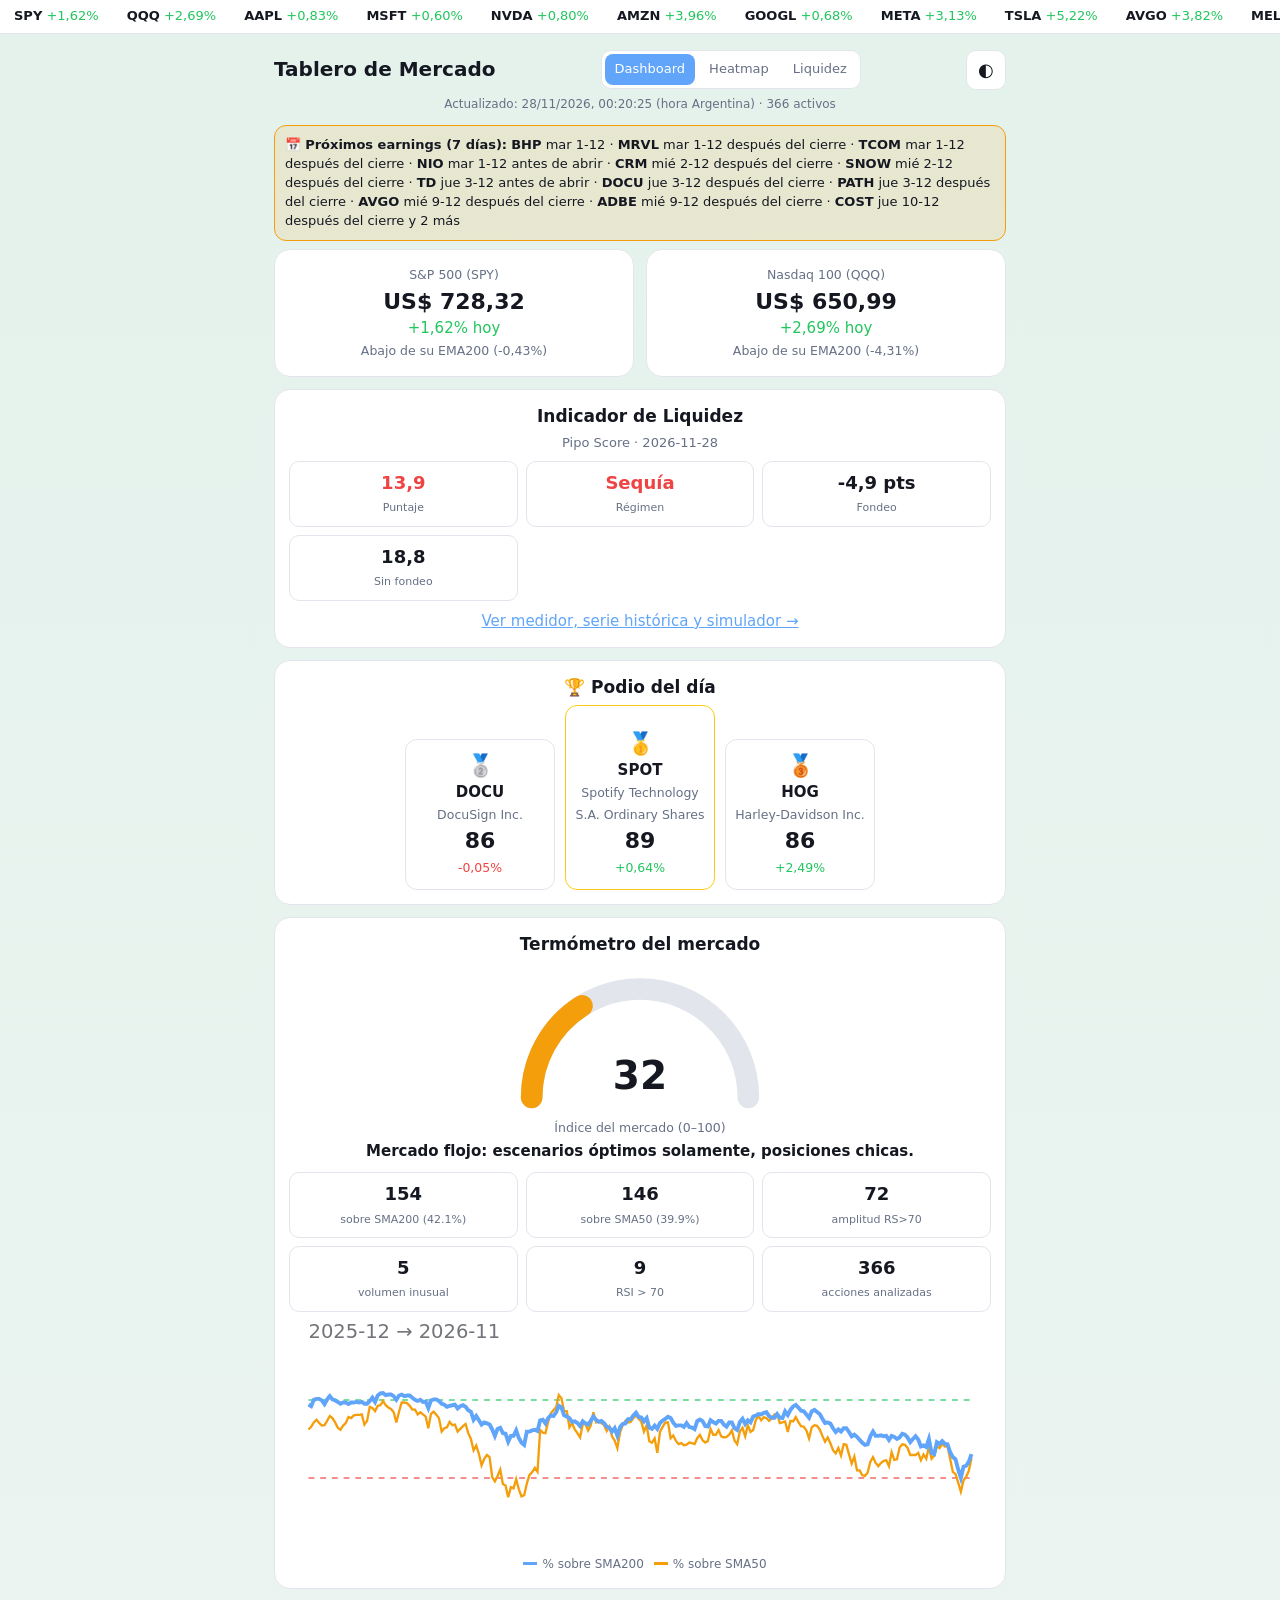
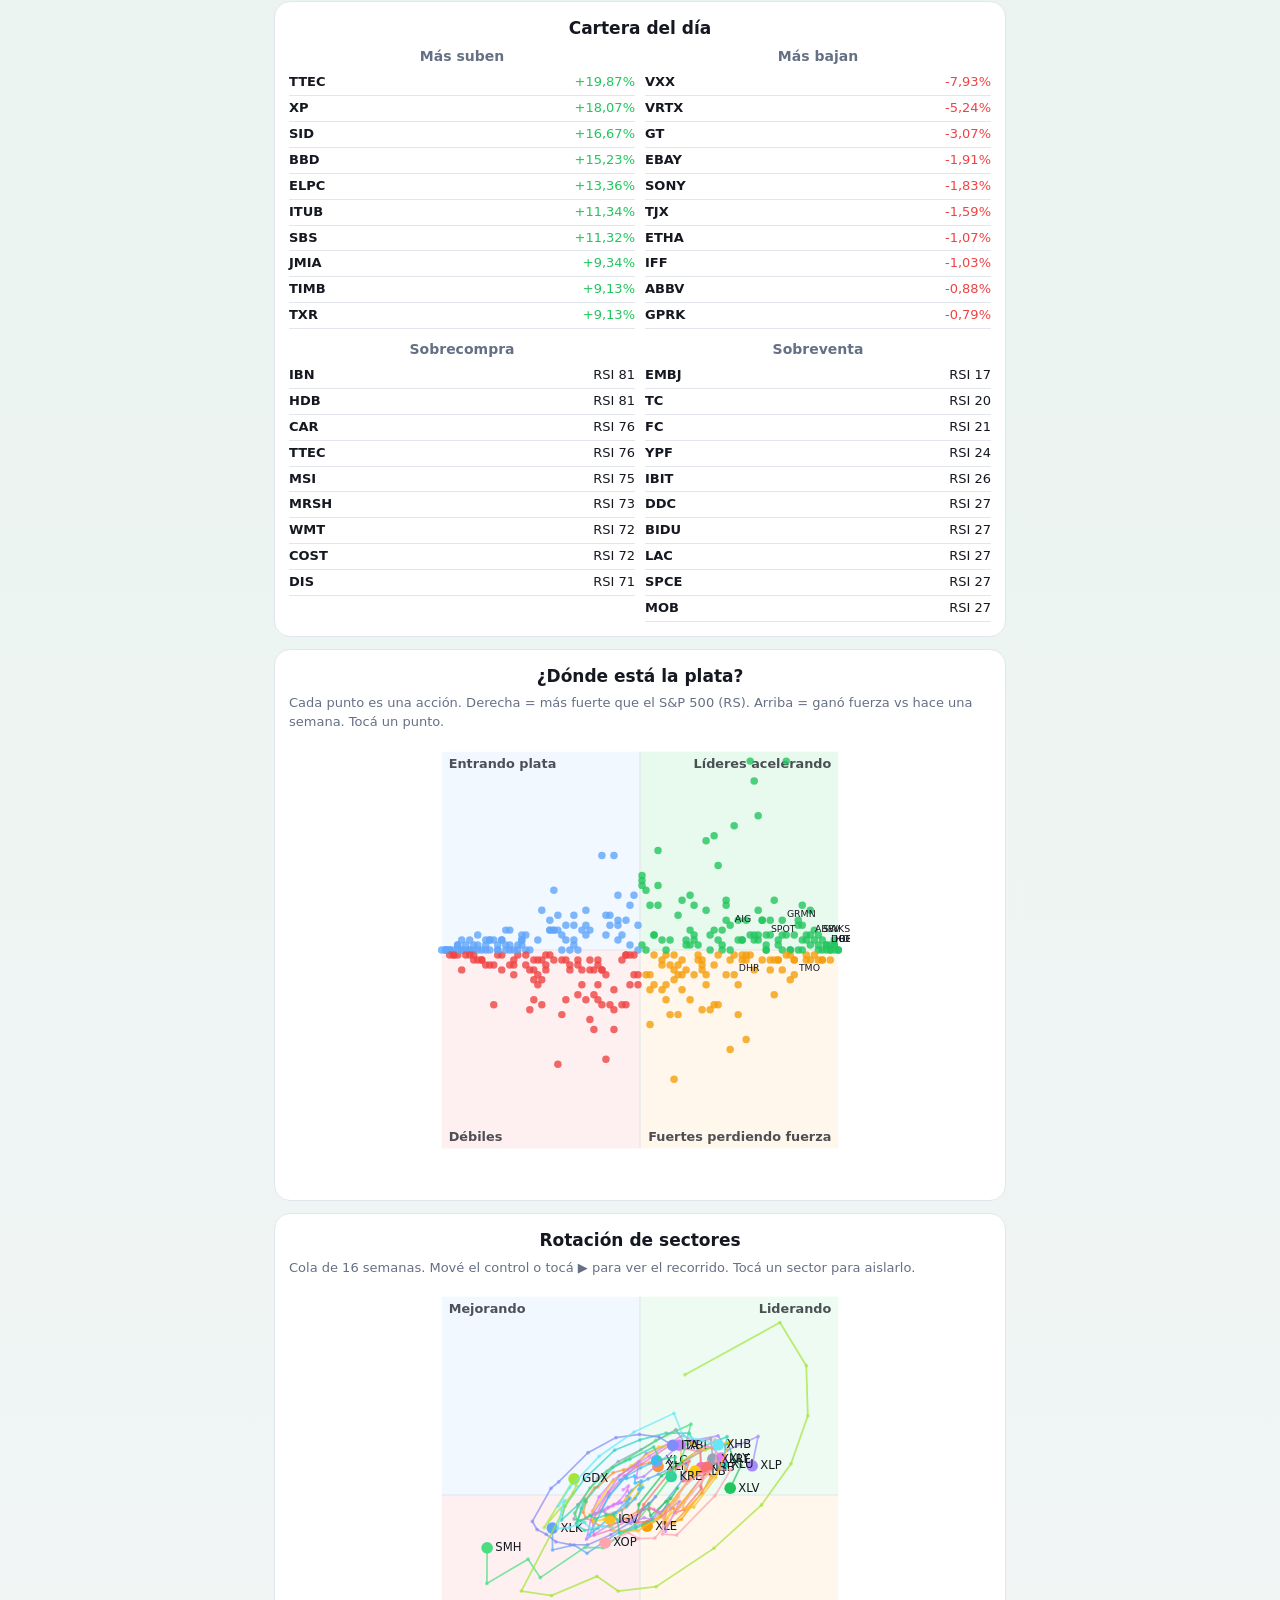
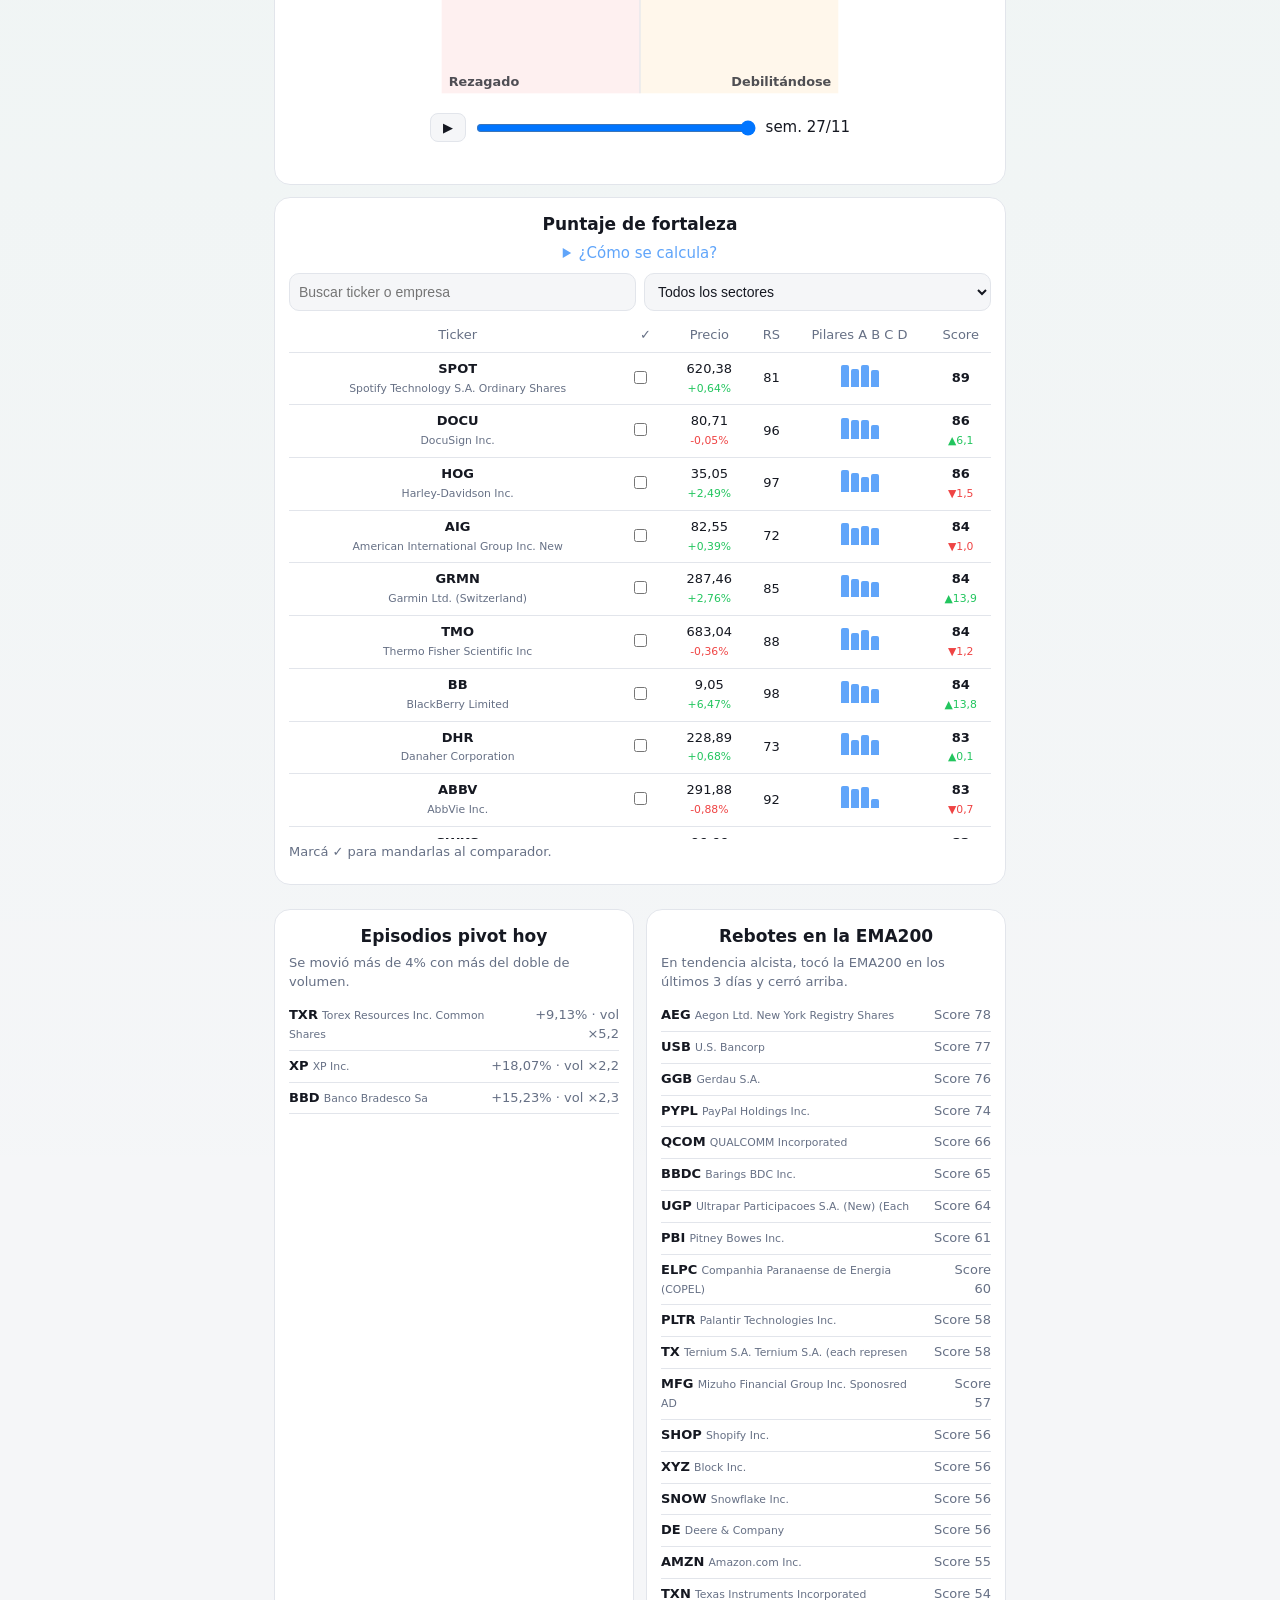
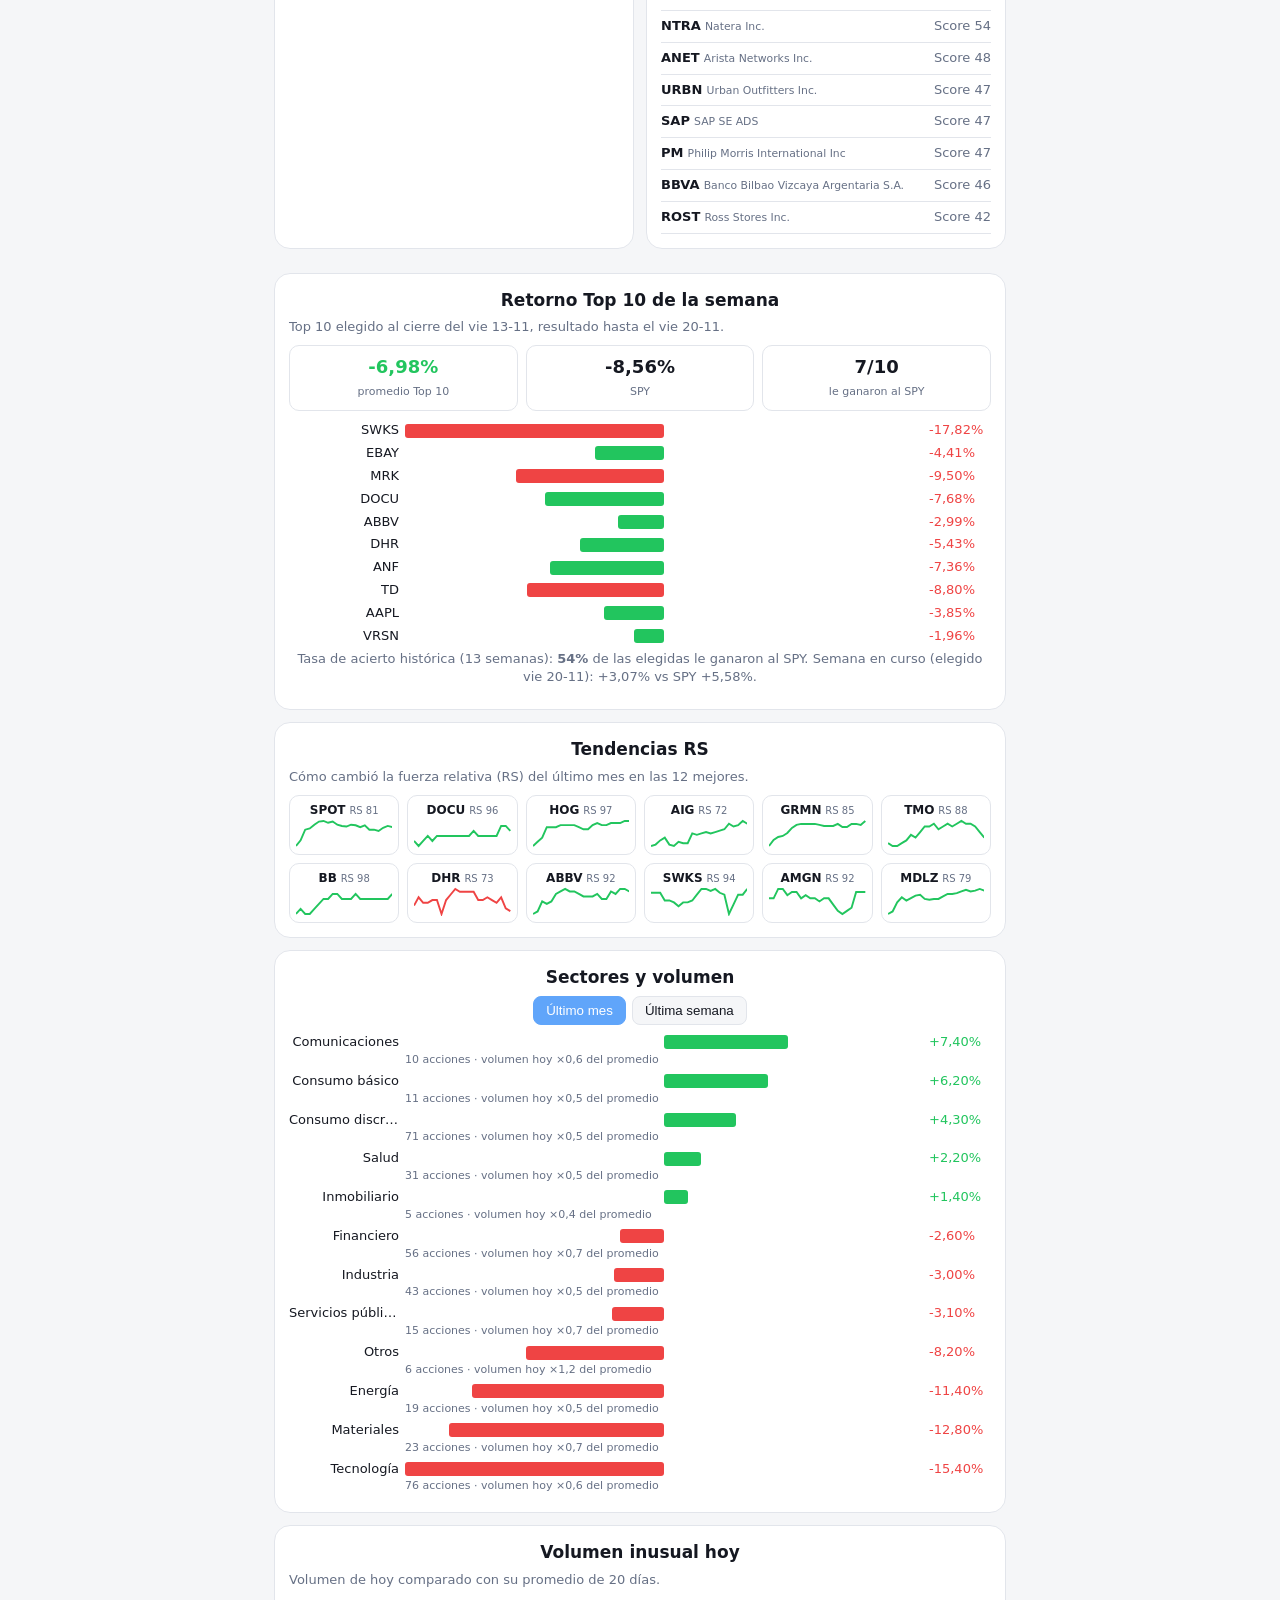
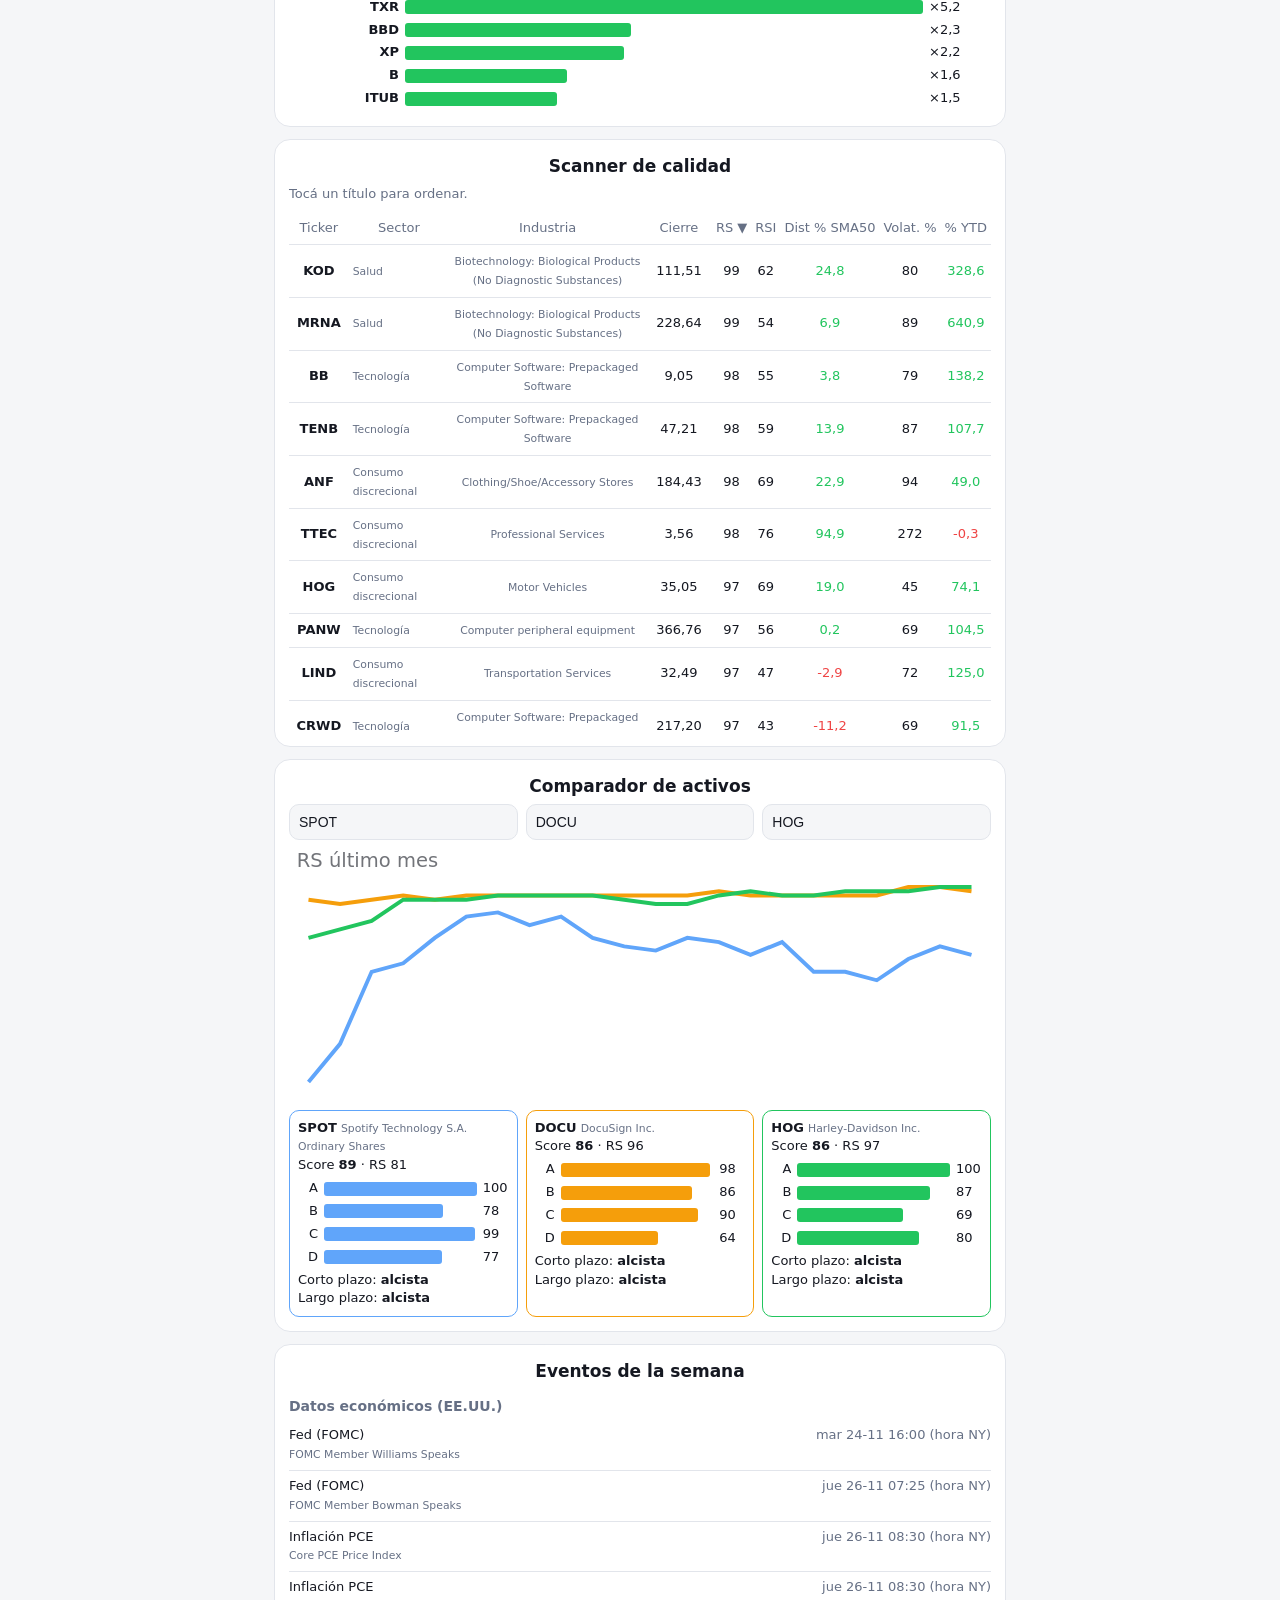
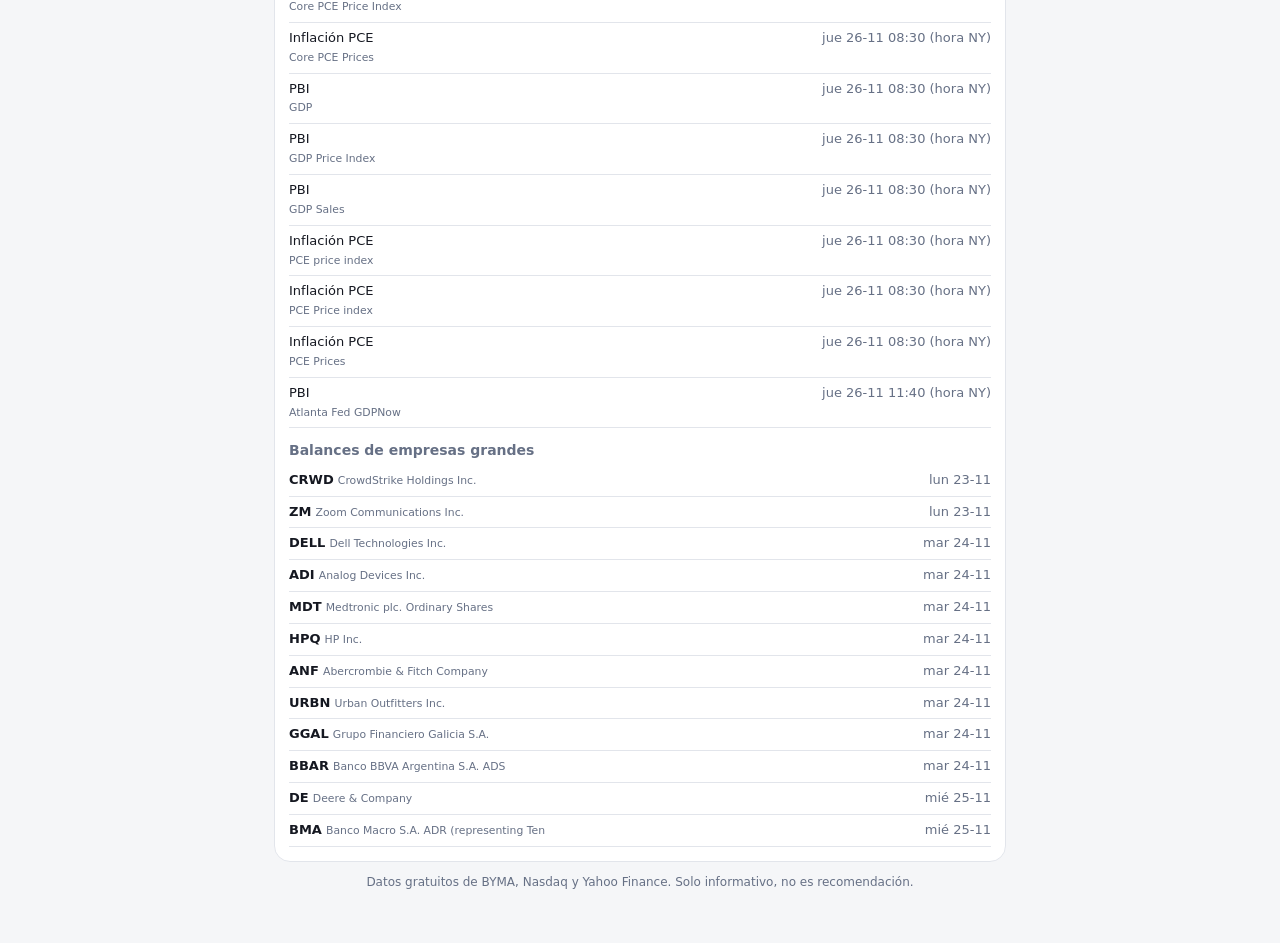
<file: site/index.html>
<!doctype html><html lang="es"><head><meta charset="utf-8"><meta name="viewport" content="width=device-width,initial-scale=1">
<title>Tablero de Mercado</title><link rel="stylesheet" href="style.css"></head>
<body><div id="lluvia" aria-hidden="true"></div>
<div class="cinta"><div id="cinta"></div></div>
<main class="app">
<header class="top"><h1>Tablero de Mercado</h1><nav class="nav"><a class="on" href="./">Dashboard</a><a href="heatmap.html">Heatmap</a><a href="liquidez.html">Liquidez</a></nav><button id="tema" aria-label="Cambiar tema">◐</button></header>
<p class="sub" id="act">Cargando…</p>
<div id="alerta"></div>
<section class="grid2" id="cab"></section>
<section class="card" id="liq-teaser" hidden></section>
<section class="card"><h2>🏆 Podio del día</h2><div id="podio" class="podio"></div></section>
<section class="card"><h2>Termómetro del mercado</h2><div id="tgauge" class="tg"></div><p id="consejo" class="consejo"></p>
<div class="kpis" id="kpis"></div><svg id="hist" viewBox="0 0 360 120"></svg><div class="leg"><span class="l1">% sobre SMA200</span><span class="l2">% sobre SMA50</span></div></section>
<section class="card"><h2>Cartera del día</h2><div class="grid4" id="cartera"></div></section>
<section class="card"><h2>¿Dónde está la plata?</h2><p class="help">Cada punto es una acción. Derecha = más fuerte que el S&amp;P 500 (RS). Arriba = ganó fuerza vs hace una semana. Tocá un punto.</p>
<div class="rrgwrap"><svg id="plata" viewBox="0 0 360 360"></svg></div><div id="tip" class="tip"></div></section>
<section class="card"><h2>Rotación de sectores</h2><p class="help">Cola de 16 semanas. Mové el control o tocá ▶ para ver el recorrido. Tocá un sector para aislarlo.</p>
<div class="rrgwrap"><svg id="rrg" viewBox="0 0 360 360"></svg></div>
<div class="play"><button id="pl">▶</button><input type="range" id="sl"><span id="slf"></span></div><div id="lider"></div></section>
<section class="card"><h2>Puntaje de fortaleza</h2>
<details><summary>¿Cómo se calcula?</summary><div class="help" id="formula"></div></details>
<div class="filtros"><input id="q" placeholder="Buscar ticker o empresa" autocomplete="off"><select id="fs"><option value="">Todos los sectores</option></select></div>
<div class="tabla"><table><thead><tr><th>Ticker</th><th>✓</th><th>Precio</th><th>RS</th><th title="Pilares A Tendencia · B Fuerza · C Contracción · D Setup">Pilares A B C D</th><th>Score</th></tr></thead><tbody id="tb"></tbody></table></div>
<p class="help">Marcá ✓ para mandarlas al comparador.</p></section>
<section class="grid2b"><div class="card"><h2>Episodios pivot hoy</h2><p class="help">Se movió más de 4% con más del doble de volumen.</p><div id="piv"></div></div>
<div class="card"><h2>Rebotes en la EMA200</h2><p class="help">En tendencia alcista, tocó la EMA200 en los últimos 3 días y cerró arriba.</p><div id="reb"></div></div></section>
<section class="card"><h2>Retorno Top 10 de la semana</h2><div id="top10"></div></section>
<section class="card"><h2>Tendencias RS</h2><p class="help">Cómo cambió la fuerza relativa (RS) del último mes en las 12 mejores.</p><div id="spark" class="spark"></div></section>
<section class="card"><h2>Sectores y volumen</h2><div class="seg"><button data-k="mes" class="on">Último mes</button><button data-k="semana">Última semana</button></div><div id="secs"></div></section>
<section class="card"><h2>Volumen inusual hoy</h2><p class="help">Volumen de hoy comparado con su promedio de 20 días.</p><div id="vol"></div></section>
<section class="card"><h2>Scanner de calidad</h2><p class="help">Tocá un título para ordenar.</p><div class="tabla"><table id="scan"><thead><tr></tr></thead><tbody></tbody></table></div></section>
<section class="card"><h2>Comparador de activos</h2><div class="filtros"><input id="c1" list="dl" placeholder="Ticker 1"><input id="c2" list="dl" placeholder="Ticker 2"><input id="c3" list="dl" placeholder="Ticker 3"></div><datalist id="dl"></datalist><div id="comp"></div></section>
<section class="card"><h2>Eventos de la semana</h2><h3>Datos económicos (EE.UU.)</h3><ul id="mac" class="ev"></ul><h3>Balances de empresas grandes</h3><ul id="bal" class="ev"></ul></section>
<p class="sub">Datos gratuitos de BYMA, Nasdaq y Yahoo Finance. Solo informativo, no es recomendación.</p>
</main><script src="comun.js"></script><script src="app.js"></script></body></html>
</file>
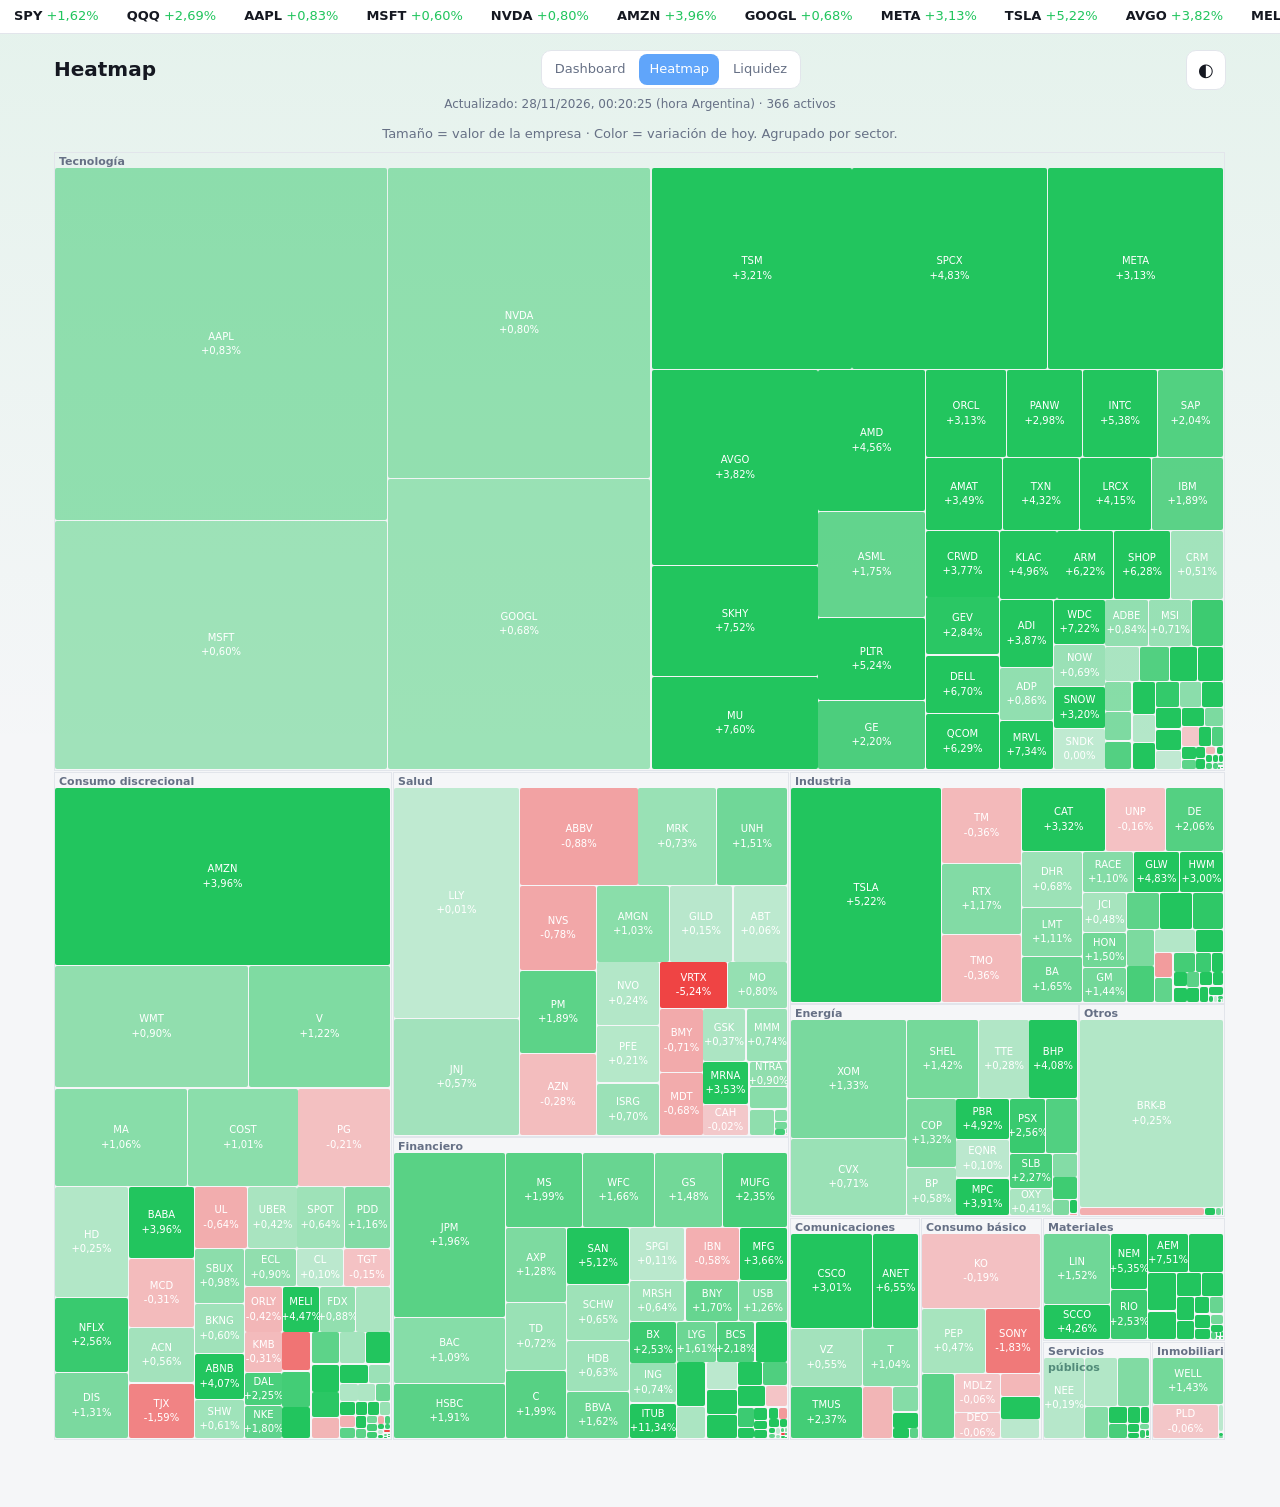
<file: site/heatmap.html>
<!doctype html><html lang="es"><head><meta charset="utf-8"><meta name="viewport" content="width=device-width,initial-scale=1">
<title>Heatmap · Tablero de Mercado</title><link rel="stylesheet" href="style.css"></head>
<body><div id="lluvia" aria-hidden="true"></div><div class="cinta"><div id="cinta"></div></div>
<main class="app wide"><header class="top"><h1>Heatmap</h1><nav class="nav"><a href="./">Dashboard</a><a class="on" href="heatmap.html">Heatmap</a><a href="liquidez.html">Liquidez</a></nav><button id="tema" aria-label="Cambiar tema">◐</button></header>
<p class="sub" id="act">Cargando…</p><p class="help" style="text-align:center">Tamaño = valor de la empresa · Color = variación de hoy. Agrupado por sector.</p>
<div id="heat" class="heat"></div><div id="tip" class="tip"></div></main>
<script src="comun.js"></script><script>
cargar(d=>{const el=$('#heat'),W=el.clientWidth,Hh=Math.max(520,Math.round(W*1.1));el.style.height=Hh+'px';
const by={};d.acciones.forEach(a=>{if(a.cap>0)(by[a.sec]=by[a.sec]||[]).push({...a,v:a.cap})});
const secs=Object.entries(by).map(([k,v])=>({k,v:v.reduce((s,a)=>s+a.v,0),items:v.sort((a,b)=>b.v-a.v)})).sort((a,b)=>b.v-a.v);
let h='';squarify(secs,0,0,W,Hh).forEach(s=>{h+=`<div class="hs" style="left:${s.x}px;top:${s.y}px;width:${s.w}px;height:${s.h}px"><b>${s.k}</b></div>`;
squarify(s.items,s.x+1,s.y+16,s.w-2,s.h-17).forEach(a=>{const c=a.chg||0,al=Math.min(1,Math.abs(c)/3);
h+=`<div class="hc" data-t="${a.t}" style="left:${a.x}px;top:${a.y}px;width:${a.w}px;height:${a.h}px;background:${c>=0?`rgba(34,197,94,${.25+al*.75})`:`rgba(239,68,68,${.25+al*.75})`}">${a.w>34&&a.h>22?`<span>${a.t}<br>${pm(c)}</span>`:''}</div>`})});
el.innerHTML=h;el.onclick=e=>{const t=e.target.closest('.hc')?.dataset.t;if(!t)return;const a=d.acciones.find(x=>x.t===t);$('#tip').innerHTML=`<b>${t}</b> ${a.n} · ${a.sec}<br>US$ ${f(a.p)} · ${pm(a.chg)} · Score ${f(a.s,0)} · RS ${a.rs}`}});
</script></body></html>
</file>
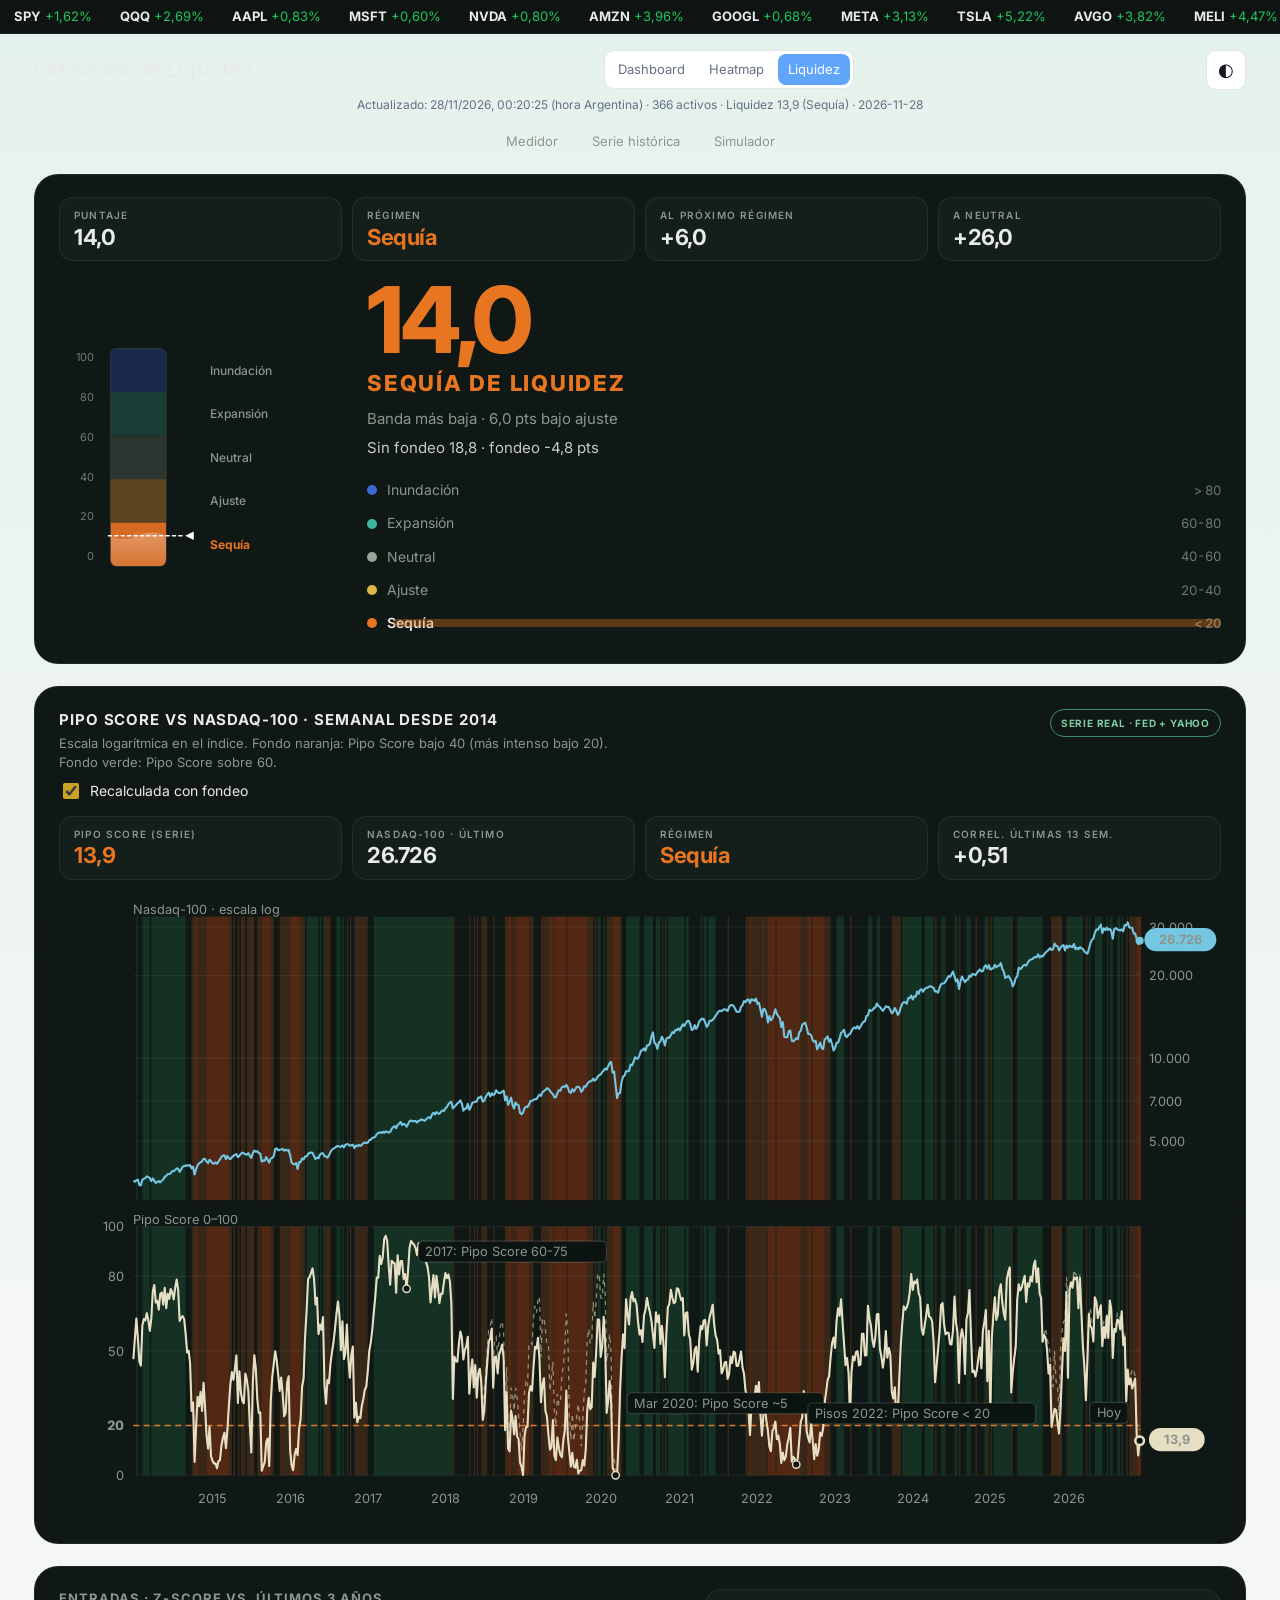
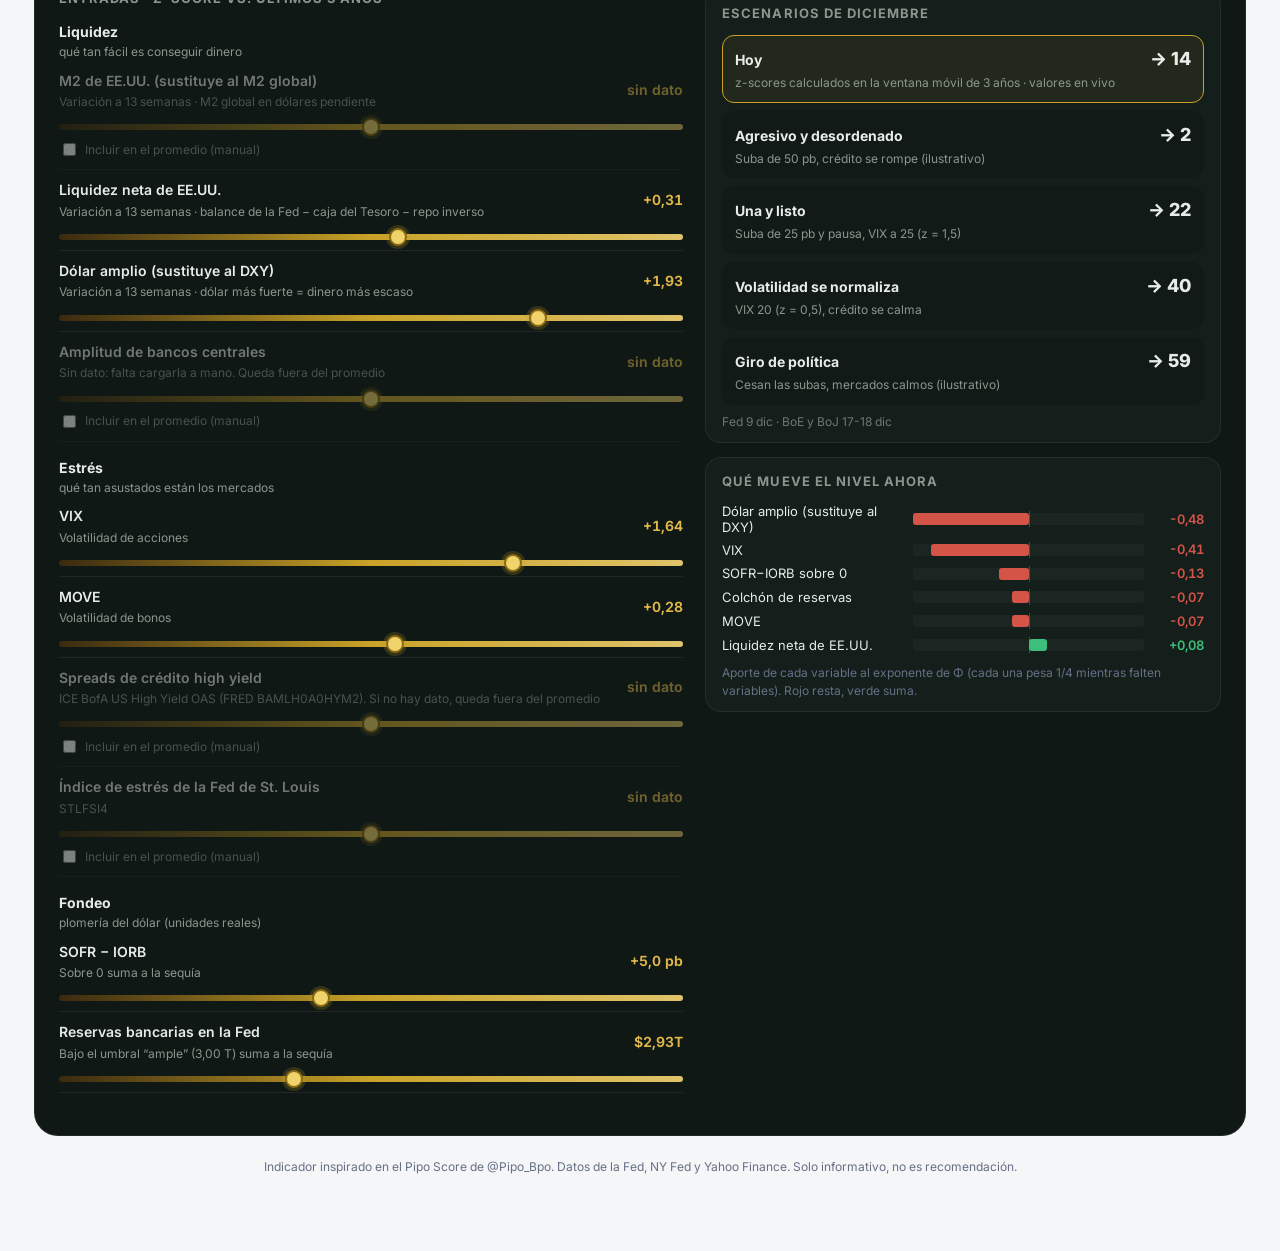
<file: site/liquidez.html>
<!doctype html>
<html lang="es">
<head>
<meta charset="utf-8">
<meta name="viewport" content="width=device-width,initial-scale=1">
<title>Indicador de Liquidez · Tablero de Mercado</title>
<link rel="preconnect" href="https://fonts.googleapis.com">
<link rel="preconnect" href="https://fonts.gstatic.com" crossorigin>
<link href="https://fonts.googleapis.com/css2?family=Inter:wght@400;500;600;700;800&display=swap" rel="stylesheet">
<link rel="stylesheet" href="style.css">
<link rel="stylesheet" href="liquidez.css">
</head>
<body class="liq-page">
<div id="lluvia" aria-hidden="true"></div>
<div class="cinta"><div id="cinta"></div></div>
<main class="app liq-app">
<header class="top">
  <h1>Indicador de Liquidez</h1>
  <nav class="nav">
    <a href="./">Dashboard</a>
    <a href="heatmap.html">Heatmap</a>
    <a class="on" href="liquidez.html">Liquidez</a>
  </nav>
  <button id="tema" aria-label="Cambiar tema">◐</button>
</header>
<p class="sub" id="act">Cargando…</p>
<nav class="liq-jump" aria-label="Vistas">
  <a href="#vista-medidor">Medidor</a>
  <a href="#vista-serie">Serie histórica</a>
  <a href="#vista-sim">Simulador</a>
</nav>

<!-- VISTA 1 -->
<section class="pipo" id="vista-medidor">
  <div class="kpis4" id="v1-kpis"></div>
  <div class="v1-body">
    <div class="tank-col">
      <div class="tank-scale" aria-hidden="true"><span>100</span><span>80</span><span>60</span><span>40</span><span>20</span><span>0</span></div>
      <div class="tank-wrap">
        <svg class="tank" viewBox="0 0 90 220" role="img" aria-label="Tanque de liquidez 0 a 100">
          <defs>
            <clipPath id="tankClip"><rect x="8" y="8" width="52" height="204" rx="6"/></clipPath>
            <linearGradient id="waveGrad" x1="0" x2="0" y1="0" y2="1">
              <stop offset="0" stop-color="#fff" stop-opacity=".28"/>
              <stop offset="1" stop-color="#fff" stop-opacity="0"/>
            </linearGradient>
          </defs>
          <rect class="tank-frame" x="8" y="8" width="52" height="204" rx="6"/>
          <g clip-path="url(#tankClip)" id="tankBands"></g>
          <g clip-path="url(#tankClip)" id="tankWave"></g>
          <g id="tankMarker"></g>
        </svg>
        <div class="tank-labels" id="tankLabels"></div>
      </div>
    </div>
    <div class="v1-right">
      <div class="score-big" id="v1-score">–</div>
      <div class="reg-title" id="v1-title"></div>
      <p class="reg-sub" id="v1-sub"></p>
      <p class="fondeo-line" id="v1-fondeo"></p>
      <ul class="legend" id="v1-legend"></ul>
    </div>
  </div>
</section>

<!-- VISTA 2 -->
<section class="pipo" id="vista-serie">
  <header class="v2-head">
    <div>
      <h2>Pipo Score vs Nasdaq-100 · semanal desde 2014</h2>
      <p class="v2-lead">Escala logarítmica en el índice. Fondo naranja: Pipo Score bajo 40 (más intenso bajo 20). Fondo verde: Pipo Score sobre 60.</p>
    </div>
    <span class="badge-src" id="v2-src">SERIE REAL · FED + YAHOO</span>
  </header>
  <label class="chk"><input type="checkbox" id="conFondeo" checked> Recalculada con fondeo</label>
  <div class="kpis4" id="v2-kpis"></div>
  <div class="charts" id="charts">
    <svg id="chartNdx" viewBox="0 0 1000 280" preserveAspectRatio="xMidYMid meet"></svg>
    <svg id="chartScore" viewBox="0 0 1000 260" preserveAspectRatio="xMidYMid meet"></svg>
    <div class="tip tip-chart" id="chartTip" hidden></div>
  </div>
</section>

<!-- VISTA 3 -->
<section class="pipo v3" id="vista-sim">
  <div class="v3-grid">
    <div class="v3-left">
      <h2>Entradas · z-score vs. últimos 3 años</h2>
      <div id="sliders"></div>
    </div>
    <div class="v3-right">
      <div class="esc-box">
        <h2>Escenarios de diciembre</h2>
        <div id="escenarios"></div>
        <p class="esc-foot">Fed 9 dic · BoE y BoJ 17-18 dic</p>
      </div>
      <div class="move-box">
        <h2>Qué mueve el nivel ahora</h2>
        <div id="aportes"></div>
        <p class="help" id="aportes-foot"></p>
      </div>
    </div>
  </div>
</section>

<p class="sub">Indicador inspirado en el Pipo Score de @Pipo_Bpo. Datos de la Fed, NY Fed y Yahoo Finance. Solo informativo, no es recomendación.</p>
</main>
<script src="comun.js"></script>
<script src="liquidez.js"></script>
</body>
</html>
</file>
<file: site/style.css>
:root{--bg:#0f1115;--card:#171a21;--bd:#2a2f3a;--tx:#e8eaf0;--mu:#8b93a7;--ok:#22c55e;--bad:#ef4444;--ac:#60a5fa;--wa:#f59e0b}
:root.claro{--bg:#f5f6f8;--card:#fff;--bd:#e2e5eb;--tx:#151821;--mu:#667085}
*{box-sizing:border-box}body{margin:0;background:var(--bg);color:var(--tx);font:15px/1.45 system-ui,-apple-system,"Segoe UI",Roboto,sans-serif;transition:background .4s,color .4s}
body.malo{background:linear-gradient(180deg,rgba(239,68,68,.16),transparent 60%),var(--bg)}body.bueno{background:linear-gradient(180deg,rgba(34,197,94,.08),transparent 50%),var(--bg)}
.app{max-width:760px;margin:0 auto;padding:16px 14px 40px;position:relative;z-index:1}
.top{display:flex;align-items:center;justify-content:space-between}h1{font-size:22px;margin:0}h2{font-size:17px;margin:0 0 6px;text-align:center}h3{font-size:14px;color:var(--mu);margin:12px 0 4px}
#tema{background:var(--card);color:var(--tx);border:1px solid var(--bd);border-radius:10px;width:40px;height:40px;font-size:18px;cursor:pointer}
.sub{color:var(--mu);font-size:12px;text-align:center;margin:6px 0 12px}.help{color:var(--mu);font-size:13px;margin:4px 0 8px}
.card{background:var(--card);border:1px solid var(--bd);border-radius:16px;padding:14px;margin:12px 0;transition:background .4s,border-color .4s}
.grid2{display:grid;grid-template-columns:1fr 1fr;gap:12px}.grid2 .card{margin:0;text-align:center}
.big{font-size:22px;font-weight:700}.up{color:var(--ok)}.dn{color:var(--bad)}
.rrgwrap{max-width:420px;margin:0 auto}svg{width:100%;height:auto;display:block}svg text{fill:var(--tx);font-size:10px}
.q{font-size:11px;font-weight:600;opacity:.75}.dot{cursor:pointer;transition:r .2s}.dot:hover{r:7}
#lider{text-align:center;min-height:20px}.chip{display:inline-block;border:1px solid var(--bd);border-radius:999px;padding:3px 10px;margin:3px;font-size:13px}
.gauges{display:flex;justify-content:center;gap:16px}.gauges>div{flex:1;max-width:170px;text-align:center}
.leg{text-align:center;font-size:12px;color:var(--mu)}.leg span:before{content:"";display:inline-block;width:14px;height:3px;margin:0 5px 3px 10px;vertical-align:middle}.l1:before{background:var(--ac)}.l2:before{background:var(--wa)}
details{margin-bottom:8px}summary{cursor:pointer;color:var(--ac);text-align:center}
.filtros{display:flex;gap:8px;margin-bottom:8px}.filtros>*{flex:1;min-width:0;background:var(--bg);color:var(--tx);border:1px solid var(--bd);border-radius:10px;padding:9px;font-size:14px}
.tabla{max-height:520px;overflow:auto}table{width:100%;border-collapse:collapse;font-size:13px}th,td{padding:7px 4px;border-bottom:1px solid var(--bd);text-align:center}td:nth-child(2){text-align:left}
th{position:sticky;top:0;background:var(--card);color:var(--mu);font-weight:500}small{color:var(--mu)}
.bar{display:inline-block;height:6px;border-radius:3px;background:var(--ok);vertical-align:middle;margin-left:4px}
.ev{list-style:none;padding:0;margin:0}.ev li{display:flex;justify-content:space-between;gap:8px;padding:6px 0;border-bottom:1px solid var(--bd);font-size:13px}.ev li span:last-child{color:var(--mu);text-align:right}
#lluvia{position:fixed;inset:0;pointer-events:none;z-index:0;opacity:0;transition:opacity 1s;background-image:repeating-linear-gradient(105deg,transparent 0 22px,rgba(160,180,220,.18) 22px 23px,transparent 23px 60px);background-size:120px 120px}
body.malo #lluvia{opacity:1;animation:llueve .6s linear infinite}@keyframes llueve{to{background-position:-30px 120px}}
@media (prefers-reduced-motion:reduce){*{transition:none!important}body.malo #lluvia{animation:none;opacity:.5}}
.cinta{overflow:hidden;white-space:nowrap;border-bottom:1px solid var(--bd);background:var(--card);font-size:13px;position:relative;z-index:2}
.cinta>div{display:inline-block;padding:7px 0;animation:cinta 60s linear infinite}.cinta span{margin:0 14px}.cinta i{font-style:normal}
@keyframes cinta{to{transform:translateX(-50%)}}
.nav{display:flex;gap:4px;background:var(--card);border:1px solid var(--bd);border-radius:10px;padding:3px}.nav a{color:var(--mu);text-decoration:none;padding:6px 10px;border-radius:8px;font-size:13px}.nav a.on{background:var(--ac);color:#fff}
.alerta{background:rgba(245,158,11,.12);border:1px solid var(--wa);border-radius:12px;padding:10px;font-size:13px;margin:8px 0}
.podio{display:flex;justify-content:center;align-items:flex-end;gap:10px}.podio>div{flex:1;max-width:150px;text-align:center;border:1px solid var(--bd);border-radius:12px;padding:10px 4px}.podio>.p1{padding-top:22px;border-color:#facc15}
.tg{max-width:260px;margin:0 auto}.consejo{text-align:center;font-weight:600;margin:4px 0 10px}
.kpis{display:grid;grid-template-columns:repeat(3,1fr);gap:8px;margin-bottom:10px}.kpis div{border:1px solid var(--bd);border-radius:10px;padding:8px 4px;text-align:center}.kpis b{display:block;font-size:18px}.kpis small{font-size:11px}
.grid4{display:grid;grid-template-columns:1fr 1fr;gap:10px}.grid4 h3{margin:0 0 4px;text-align:center}.grid4 li{display:flex;justify-content:space-between;font-size:13px;padding:3px 0;border-bottom:1px solid var(--bd)}.grid4 ul{list-style:none;margin:0;padding:0}
.grid2b{display:grid;grid-template-columns:1fr;gap:0}@media(min-width:640px){.grid2b{grid-template-columns:1fr 1fr;gap:12px}}
.tip{text-align:center;font-size:13px;min-height:20px;margin-top:6px}
.play{display:flex;align-items:center;gap:8px;max-width:420px;margin:8px auto}.play input{flex:1}.play button,.seg button{background:var(--bg);color:var(--tx);border:1px solid var(--bd);border-radius:8px;padding:6px 12px;cursor:pointer}
.seg{display:flex;justify-content:center;gap:6px;margin-bottom:8px}.seg button.on{background:var(--ac);color:#fff;border-color:var(--ac)}
.pil{display:inline-flex;gap:2px;align-items:flex-end;height:22px}.pil i{width:8px;border-radius:2px 2px 0 0;background:var(--ac);display:block}
.hb{display:flex;align-items:center;gap:6px;font-size:13px;margin:4px 0}.hb span:first-child{width:110px;flex:none;text-align:right;overflow:hidden;text-overflow:ellipsis;white-space:nowrap}.hb .tr{flex:1;position:relative;height:14px}.hb .tr i{position:absolute;top:0;height:14px;border-radius:3px}.hb span:last-child{width:62px;flex:none}
.chips{text-align:center}.spark{display:grid;grid-template-columns:repeat(auto-fill,minmax(110px,1fr));gap:8px}.spark div{border:1px solid var(--bd);border-radius:10px;padding:6px;text-align:center;font-size:12px}
#scan th{cursor:pointer;white-space:nowrap}.wide{max-width:1200px}.heat{position:relative;width:100%}
.hs{position:absolute;border:1px solid var(--bd);font-size:11px;overflow:hidden;padding:1px 4px;color:var(--mu)}.hc{position:absolute;display:flex;align-items:center;justify-content:center;text-align:center;font-size:10px;color:#fff;overflow:hidden;cursor:pointer;border-radius:2px}
.cmp{display:grid;grid-template-columns:repeat(auto-fit,minmax(150px,1fr));gap:8px;margin-top:8px}.cmp>div{border:1px solid var(--bd);border-radius:10px;padding:8px;font-size:13px}
@media (prefers-reduced-motion:reduce){.cinta>div{animation:none}}
.top{flex-wrap:wrap;gap:8px}.top h1{font-size:20px}.app{overflow-x:hidden}.heat{overflow:hidden}
</file>
<file: site/liquidez.css>
/* Indicador de Liquidez — estética de las capturas de @Pipo_Bpo */
.liq-page{
  --pipo-bg:#0b110f;
  --pipo-card:#101815;
  --pipo-card-2:#141e1b;
  --pipo-line:rgba(255,255,255,.07);
  --pipo-tx:#e8ece8;
  --pipo-mu:#8c968d;
  --pipo-mu2:#6e786f;
  --pipo-or:#e87520;
  --pipo-or2:#f08a32;
  --pipo-gold:#c9a227;
  --pipo-gold-2:#e0b84a;
  --ndx:#74c6e2;
  --score-ln:#e6dfc4;
  --good:#3cbf7a;
  --bad:#d45448;
  --flood:#1a2a4a;
  --exp:#1a3d38;
  --neu:#2a3530;
  --ajuste:#5a4520;
  --sequia:#d56a22;
  --shade-or:rgba(210,100,36,.20);
  --shade-or-d:rgba(200,70,20,.36);
  --shade-gn:rgba(40,150,95,.20);
  background:var(--pipo-bg);
  color:var(--pipo-tx);
  font-family:Inter,system-ui,-apple-system,sans-serif;
}
.liq-page .cinta{background:#0d1412;border-color:var(--pipo-line)}
.liq-page .app.liq-app{max-width:1240px;padding-bottom:64px}
.liq-page h1{font-size:22px;font-weight:700;letter-spacing:-.02em}
.liq-jump{display:flex;gap:8px;justify-content:center;margin:4px 0 16px}
.liq-jump a{color:var(--pipo-mu);text-decoration:none;font-size:13px;padding:6px 12px;border:1px solid var(--pipo-line);border-radius:999px}
.liq-jump a:hover{color:var(--pipo-tx);border-color:var(--pipo-mu)}

.pipo{
  background:var(--pipo-card);
  border:1px solid var(--pipo-line);
  border-radius:24px;
  padding:22px 24px 26px;
  margin:16px 0 22px;
  color:var(--pipo-tx);
}
.pipo h2{font-size:13px;font-weight:700;letter-spacing:.08em;text-transform:uppercase;color:var(--pipo-mu);margin:0 0 12px;text-align:left}

/* KPIs */
.kpis4{display:grid;grid-template-columns:repeat(4,1fr);gap:10px;margin-bottom:18px}
.kpi{background:var(--pipo-card-2);border:1px solid var(--pipo-line);border-radius:14px;padding:10px 14px}
.kpi small{display:block;font-size:10px;letter-spacing:.12em;text-transform:uppercase;color:var(--pipo-mu);font-weight:600;margin-bottom:2px}
.kpi b{display:block;font-size:22px;font-weight:700;letter-spacing:-.02em;line-height:1.15}
.kpi b.or,.kpi.or b{color:var(--pipo-or)}

/* Vista 1 */
.v1-body{display:grid;grid-template-columns:280px 1fr;gap:28px;align-items:center;min-height:340px}
.tank-col{display:flex;gap:8px;align-items:stretch;justify-content:center}
.tank-scale{display:flex;flex-direction:column;justify-content:space-between;color:var(--pipo-mu2);font-size:11px;text-align:right;padding:10px 0;width:28px}
.tank-wrap{position:relative;width:230px}
.tank{width:96px;height:auto;overflow:visible;display:block}
.tank-frame{fill:none;stroke:rgba(255,255,255,.14);stroke-width:1.2}
.tank-labels{position:absolute;left:108px;top:0;bottom:0;right:0;pointer-events:none}
.tank-labels span{position:absolute;left:0;transform:translateY(-50%);font-size:12px;color:var(--pipo-mu);font-weight:500;white-space:nowrap}
.tank-labels span.on{color:var(--pipo-or);font-weight:700}
.score-big{font-size:92px;font-weight:800;line-height:.9;color:var(--pipo-or);letter-spacing:-.04em;margin:0 0 6px}
.reg-title{font-size:22px;font-weight:800;letter-spacing:.08em;color:var(--pipo-or);text-transform:uppercase;margin:0 0 8px}
.reg-sub{margin:0 0 8px;color:var(--pipo-mu);font-size:15px}
.fondeo-line{margin:0 0 18px;color:#c5ccc5;font-size:15px}
.legend{list-style:none;margin:0;padding:0;display:flex;flex-direction:column;gap:7px}
.legend li{display:flex;align-items:center;gap:10px;font-size:14px;color:var(--pipo-mu);position:relative;padding:3px 0}
.legend li i{width:10px;height:10px;border-radius:50%;flex:none;display:block}
.legend li .rng{margin-left:auto;font-variant-numeric:tabular-nums;color:var(--pipo-mu2);font-size:13px;min-width:52px;text-align:right}
.legend li.on{color:var(--pipo-tx);font-weight:600}
.legend li.on .bar{position:absolute;left:22px;right:0;top:50%;height:8px;border-radius:4px;opacity:.35;transform:translateY(-50%);pointer-events:none}

/* Vista 2 */
.v2-head{display:flex;justify-content:space-between;align-items:flex-start;gap:16px;margin-bottom:8px}
.v2-head h2{font-size:15px;letter-spacing:.06em;color:var(--pipo-tx);text-transform:uppercase;font-weight:700;margin:0 0 4px}
.v2-lead{margin:0;color:var(--pipo-mu);font-size:13px;max-width:70ch;text-transform:none;letter-spacing:0;font-weight:400}
.badge-src{flex:none;border:1px solid #3d8f6a;color:#7dcea0;font-size:10px;font-weight:700;letter-spacing:.08em;padding:6px 10px;border-radius:999px;white-space:nowrap}
.chk{display:flex;align-items:center;gap:8px;font-size:14px;color:var(--pipo-tx);margin:8px 0 14px;cursor:pointer;user-select:none}
.chk input{accent-color:var(--pipo-gold);width:16px;height:16px}
.charts{position:relative}
#chartNdx,#chartScore{width:100%;height:auto;display:block;overflow:hidden}
#chartNdx{margin-bottom:-8px}
.tip-chart{position:absolute;z-index:3;background:#0c1412;border:1px solid var(--pipo-line);color:var(--pipo-tx);padding:8px 10px;border-radius:10px;font-size:12px;pointer-events:none;max-width:260px;box-shadow:0 8px 24px rgba(0,0,0,.4)}
.charts svg text{fill:var(--pipo-mu);font-size:11px;font-family:Inter,system-ui,sans-serif}
.hito{font-size:10px}

/* Vista 3 */
.v3-grid{display:grid;grid-template-columns:1.15fr .95fr;gap:22px;align-items:start}
.v3-left h2{margin-bottom:14px}
.grp{margin:0 0 16px}
.grp-h{font-size:14px;font-weight:700;color:var(--pipo-tx);margin:0}
.grp-h small{display:block;font-weight:400;color:var(--pipo-mu);font-size:12px;margin-top:1px}
.slider-row{display:grid;grid-template-columns:1fr auto;gap:10px 14px;align-items:center;padding:10px 0;border-bottom:1px solid var(--pipo-line)}
.slider-row.off{opacity:.45}
.slider-row .lab{font-size:14px;font-weight:600;color:var(--pipo-tx)}
.slider-row .lab small{display:block;font-weight:400;color:var(--pipo-mu);font-size:12px;margin-top:2px}
.slider-row .val{font-size:14px;font-weight:650;color:var(--pipo-gold-2);min-width:64px;text-align:right;font-variant-numeric:tabular-nums}
.slider-row input[type=range]{
  grid-column:1/-1;width:100%;height:6px;appearance:none;-webkit-appearance:none;
  background:linear-gradient(90deg,#3a2a10,#c9a227 50%,#e0c36a);
  border-radius:99px;outline:none;margin:4px 0 0;
}
.slider-row input[type=range]::-webkit-slider-thumb{
  appearance:none;-webkit-appearance:none;width:18px;height:18px;border-radius:50%;
  background:#f0d36a;border:2px solid #8a6a14;cursor:pointer;box-shadow:0 0 0 3px rgba(201,162,39,.2);
}
.slider-row input[type=range]::-moz-range-thumb{
  width:18px;height:18px;border-radius:50%;background:#f0d36a;border:2px solid #8a6a14;cursor:pointer;
}
.slider-row .tog{grid-column:1/-1;font-size:12px;color:var(--pipo-mu);display:flex;align-items:center;gap:6px}

/* escenarios */
.esc-box,.move-box{background:var(--pipo-card-2);border:1px solid var(--pipo-line);border-radius:16px;padding:14px 16px 12px;margin-bottom:14px}
.esc{border:1px solid transparent;border-radius:12px;padding:10px 12px;margin:0 0 8px;cursor:pointer;background:rgba(0,0,0,.15)}
.esc:hover{border-color:rgba(255,255,255,.12)}
.esc.on{border-color:var(--pipo-gold);background:rgba(201,162,39,.08)}
.esc .row{display:flex;justify-content:space-between;gap:10px;align-items:baseline}
.esc b{font-size:14px;font-weight:700}
.esc .sc{font-size:18px;font-weight:800;color:var(--pipo-tx)}
.esc p{margin:2px 0 0;font-size:12px;color:var(--pipo-mu)}
.esc-foot{margin:8px 0 0;font-size:12px;color:var(--pipo-mu2)}

/* aportes divergentes */
.ap{display:grid;grid-template-columns:minmax(110px,38%) 1fr 52px;gap:8px;align-items:center;margin:5px 0;font-size:13px}
.ap .n{color:var(--pipo-tx);line-height:1.25}
.ap .tr{position:relative;height:12px;background:rgba(255,255,255,.03);border-radius:3px}
.ap .tr i{position:absolute;top:0;height:12px;border-radius:3px}
.ap .tr i.neg{background:var(--bad);right:50%;}
.ap .tr i.pos{background:var(--good);left:50%;}
.ap .tr::before{content:"";position:absolute;left:50%;top:-2px;bottom:-2px;width:1px;background:rgba(255,255,255,.2)}
.ap .v{text-align:right;font-variant-numeric:tabular-nums;font-weight:600}
.ap .v.neg{color:var(--bad)}
.ap .v.pos{color:var(--good)}

#aportes-foot{margin:10px 0 0;font-size:12px}

@media (max-width:900px){
  .v1-body,.v3-grid{grid-template-columns:1fr}
  .score-big{font-size:72px;text-align:center}
  .reg-title,.reg-sub,.fondeo-line{text-align:center}
  .kpis4{grid-template-columns:1fr 1fr}
  .v2-head{flex-direction:column}
  .tank-col{margin:0 auto}
}
@media (max-width:560px){
  .pipo{padding:16px 14px 18px;border-radius:18px}
  .score-big{font-size:56px}
  .kpi b{font-size:18px}
  .liq-page .app.liq-app{padding-left:10px;padding-right:10px}
  .charts{overflow:hidden}
  #chartNdx,#chartScore{overflow:hidden}
  .v2-lead{max-width:100%}
}

#tankWave path:nth-child(2){animation:waveShift 3.6s linear infinite}
@keyframes waveShift{50%{opacity:.16}100%{opacity:.08}}
@media (prefers-reduced-motion:reduce){#tankWave path{animation:none}}
</file>
